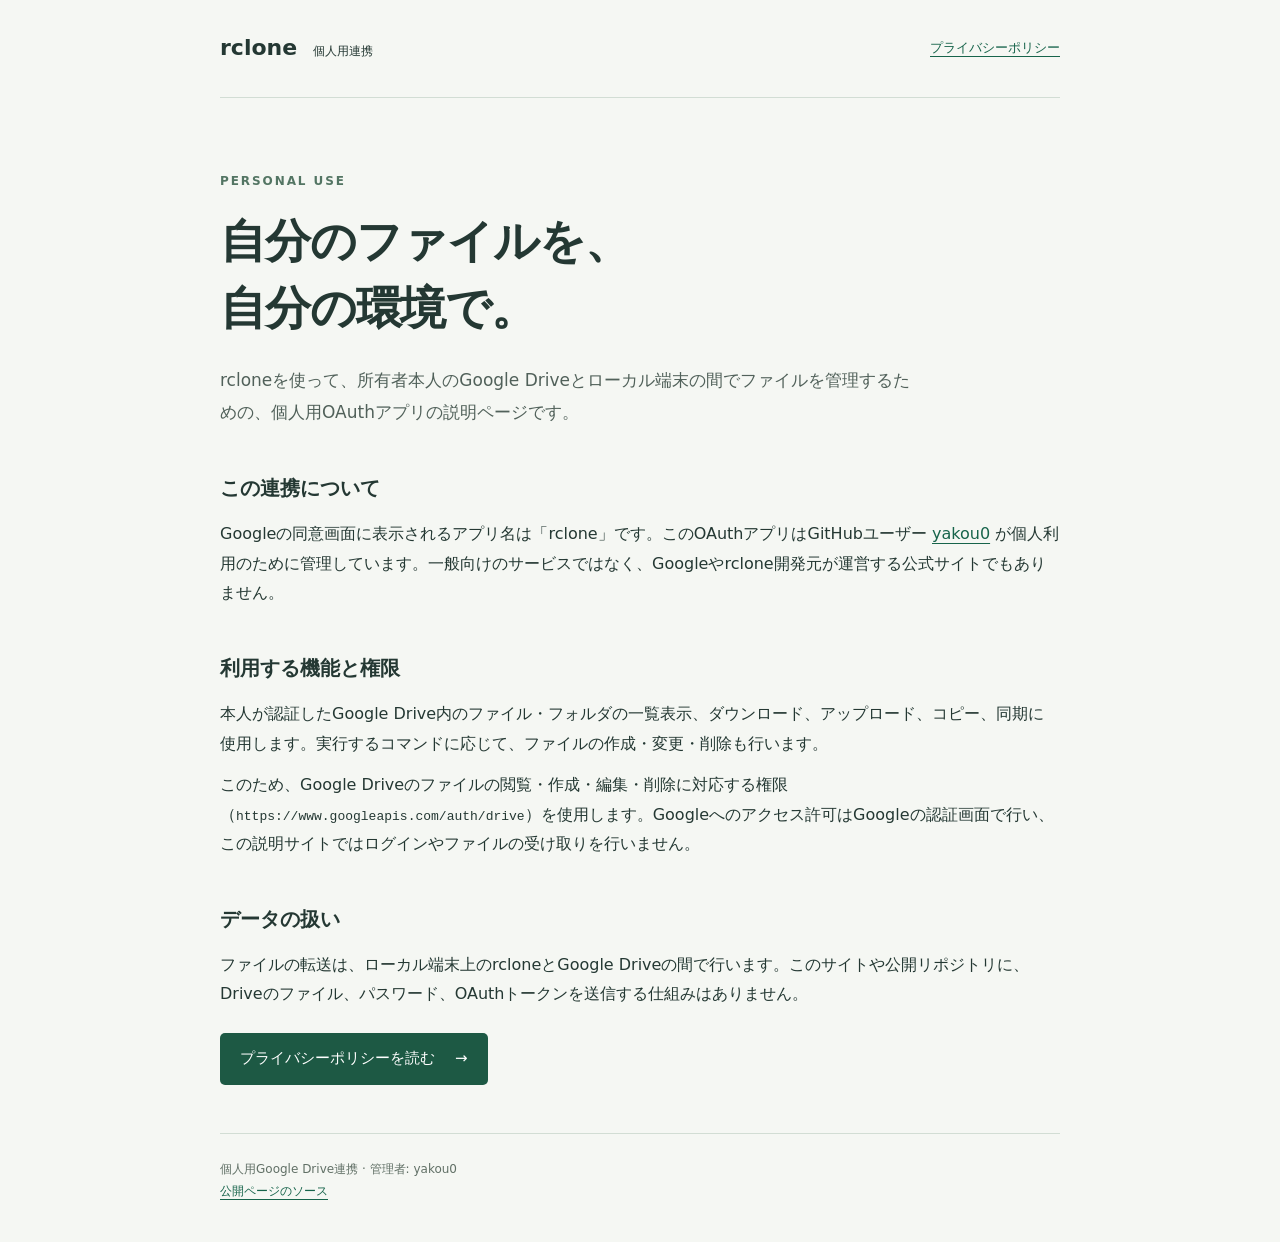
<file: index.html>
<!doctype html>
<html lang="ja">
<head>
  <meta charset="utf-8">
  <meta name="viewport" content="width=device-width, initial-scale=1">
  <meta name="description" content="rcloneを利用した個人用Google Drive連携の説明ページ。">
  <title>rclone — 個人用Google Drive連携</title>
  <link rel="stylesheet" href="style.css">
</head>
<body>
  <header><a class="brand" href="./">rclone <span>個人用連携</span></a><nav aria-label="メイン"><a href="privacy.html">プライバシーポリシー</a></nav></header>
  <main>
    <p class="eyebrow">PERSONAL USE</p>
    <h1>自分のファイルを、<br>自分の環境で。</h1>
    <p class="lead">rcloneを使って、所有者本人のGoogle Driveとローカル端末の間でファイルを管理するための、個人用OAuthアプリの説明ページです。</p>
    <section>
      <h2>この連携について</h2>
      <p>Googleの同意画面に表示されるアプリ名は「rclone」です。このOAuthアプリはGitHubユーザー <a href="https://github.com/yakou0">yakou0</a> が個人利用のために管理しています。一般向けのサービスではなく、Googleやrclone開発元が運営する公式サイトでもありません。</p>
    </section>
    <section>
      <h2>利用する機能と権限</h2>
      <p>本人が認証したGoogle Drive内のファイル・フォルダの一覧表示、ダウンロード、アップロード、コピー、同期に使用します。実行するコマンドに応じて、ファイルの作成・変更・削除も行います。</p>
      <p>このため、Google Driveのファイルの閲覧・作成・編集・削除に対応する権限（<code>https://www.googleapis.com/auth/drive</code>）を使用します。Googleへのアクセス許可はGoogleの認証画面で行い、この説明サイトではログインやファイルの受け取りを行いません。</p>
    </section>
    <section>
      <h2>データの扱い</h2>
      <p>ファイルの転送は、ローカル端末上のrcloneとGoogle Driveの間で行います。このサイトや公開リポジトリに、Driveのファイル、パスワード、OAuthトークンを送信する仕組みはありません。</p>
      <a class="button" href="privacy.html">プライバシーポリシーを読む <span aria-hidden="true">→</span></a>
    </section>
  </main>
  <footer>個人用Google Drive連携 · 管理者: yakou0<br><a href="https://github.com/yakou0/rclone-personal">公開ページのソース</a></footer>
</body>
</html>
</file>
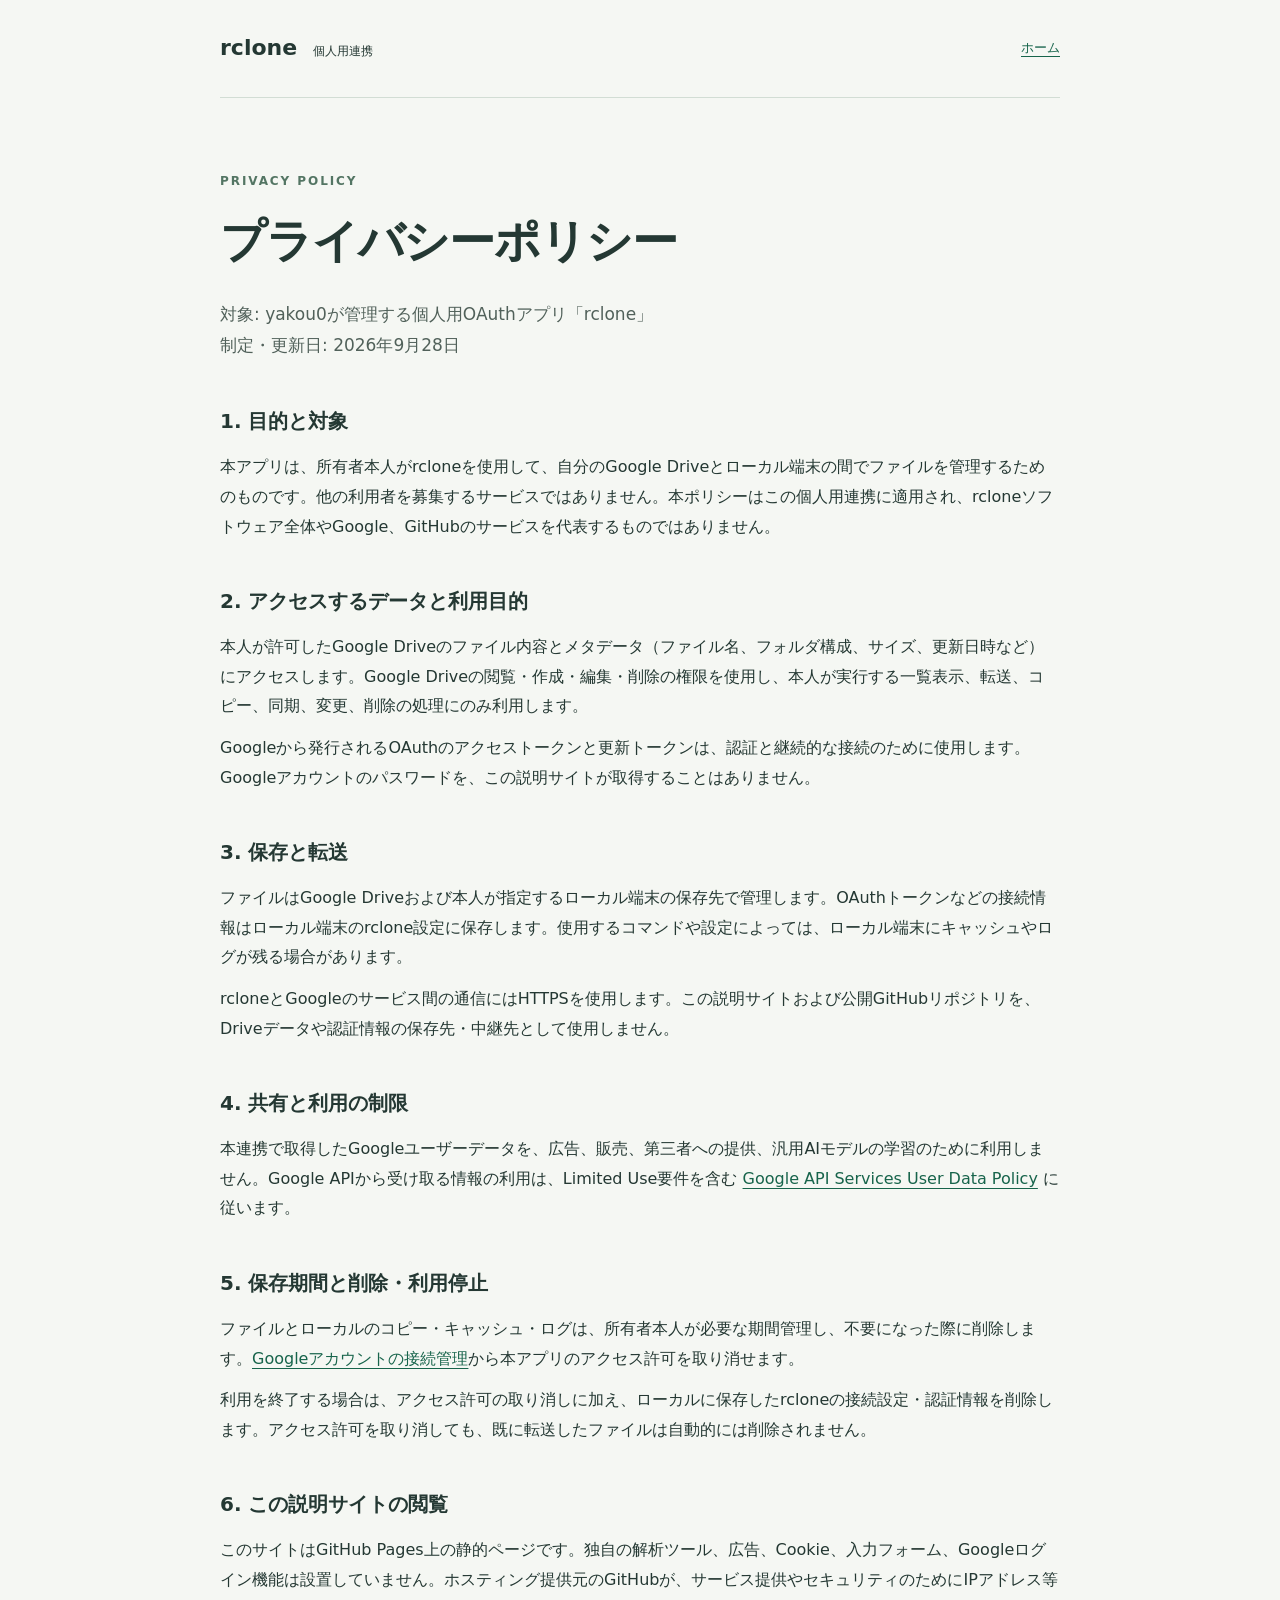
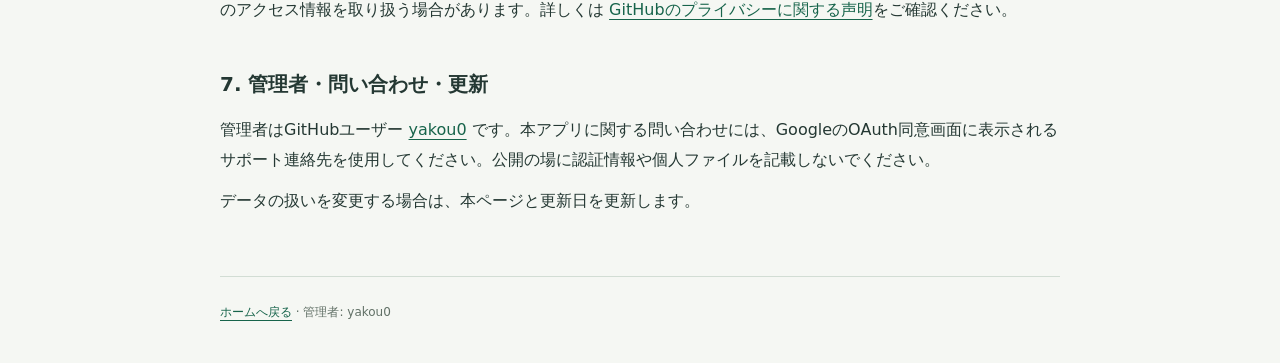
<file: privacy.html>
<!doctype html>
<html lang="ja">
<head>
  <meta charset="utf-8">
  <meta name="viewport" content="width=device-width, initial-scale=1">
  <meta name="description" content="個人用rclone連携におけるGoogle Driveデータと認証情報の取り扱い。">
  <title>プライバシーポリシー — rclone 個人用連携</title>
  <link rel="stylesheet" href="style.css">
</head>
<body>
  <header><a class="brand" href="./">rclone <span>個人用連携</span></a><nav aria-label="メイン"><a href="./">ホーム</a></nav></header>
  <main>
    <p class="eyebrow">PRIVACY POLICY</p>
    <h1>プライバシーポリシー</h1>
    <p class="lead">対象: yakou0が管理する個人用OAuthアプリ「rclone」<br>制定・更新日: 2026年9月28日</p>
    <section>
      <h2>1. 目的と対象</h2>
      <p>本アプリは、所有者本人がrcloneを使用して、自分のGoogle Driveとローカル端末の間でファイルを管理するためのものです。他の利用者を募集するサービスではありません。本ポリシーはこの個人用連携に適用され、rcloneソフトウェア全体やGoogle、GitHubのサービスを代表するものではありません。</p>
    </section>
    <section>
      <h2>2. アクセスするデータと利用目的</h2>
      <p>本人が許可したGoogle Driveのファイル内容とメタデータ（ファイル名、フォルダ構成、サイズ、更新日時など）にアクセスします。Google Driveの閲覧・作成・編集・削除の権限を使用し、本人が実行する一覧表示、転送、コピー、同期、変更、削除の処理にのみ利用します。</p>
      <p>Googleから発行されるOAuthのアクセストークンと更新トークンは、認証と継続的な接続のために使用します。Googleアカウントのパスワードを、この説明サイトが取得することはありません。</p>
    </section>
    <section>
      <h2>3. 保存と転送</h2>
      <p>ファイルはGoogle Driveおよび本人が指定するローカル端末の保存先で管理します。OAuthトークンなどの接続情報はローカル端末のrclone設定に保存します。使用するコマンドや設定によっては、ローカル端末にキャッシュやログが残る場合があります。</p>
      <p>rcloneとGoogleのサービス間の通信にはHTTPSを使用します。この説明サイトおよび公開GitHubリポジトリを、Driveデータや認証情報の保存先・中継先として使用しません。</p>
    </section>
    <section>
      <h2>4. 共有と利用の制限</h2>
      <p>本連携で取得したGoogleユーザーデータを、広告、販売、第三者への提供、汎用AIモデルの学習のために利用しません。Google APIから受け取る情報の利用は、Limited Use要件を含む <a href="https://developers.google.com/terms/api-services-user-data-policy">Google API Services User Data Policy</a> に従います。</p>
    </section>
    <section>
      <h2>5. 保存期間と削除・利用停止</h2>
      <p>ファイルとローカルのコピー・キャッシュ・ログは、所有者本人が必要な期間管理し、不要になった際に削除します。<a href="https://myaccount.google.com/connections">Googleアカウントの接続管理</a>から本アプリのアクセス許可を取り消せます。</p>
      <p>利用を終了する場合は、アクセス許可の取り消しに加え、ローカルに保存したrcloneの接続設定・認証情報を削除します。アクセス許可を取り消しても、既に転送したファイルは自動的には削除されません。</p>
    </section>
    <section>
      <h2>6. この説明サイトの閲覧</h2>
      <p>このサイトはGitHub Pages上の静的ページです。独自の解析ツール、広告、Cookie、入力フォーム、Googleログイン機能は設置していません。ホスティング提供元のGitHubが、サービス提供やセキュリティのためにIPアドレス等のアクセス情報を取り扱う場合があります。詳しくは <a href="https://docs.github.com/en/site-policy/privacy-policies/github-general-privacy-statement">GitHubのプライバシーに関する声明</a>をご確認ください。</p>
    </section>
    <section>
      <h2>7. 管理者・問い合わせ・更新</h2>
      <p>管理者はGitHubユーザー <a href="https://github.com/yakou0">yakou0</a> です。本アプリに関する問い合わせには、GoogleのOAuth同意画面に表示されるサポート連絡先を使用してください。公開の場に認証情報や個人ファイルを記載しないでください。</p>
      <p>データの扱いを変更する場合は、本ページと更新日を更新します。</p>
    </section>
  </main>
  <footer><a href="./">ホームへ戻る</a> · 管理者: yakou0</footer>
</body>
</html>
</file>
<file: style.css>
:root { color-scheme: light; font-family: system-ui, -apple-system, "Noto Sans JP", sans-serif; color: #243833; background: #f5f7f3; line-height: 1.85; }
* { box-sizing: border-box; }
body { margin: 0; }
header, main, footer { width: min(840px, calc(100% - 48px)); margin-inline: auto; }
header { display: flex; align-items: center; justify-content: space-between; gap: 24px; padding: 28px 0; border-bottom: 1px solid #d2ddd4; }
a { color: #17644b; text-underline-offset: 4px; overflow-wrap: anywhere; }
a:hover { color: #0c3d2d; }
a:focus-visible { outline: 3px solid #b87922; outline-offset: 5px; }
.brand { text-decoration: none; font-weight: 750; font-size: 22px; color: #243833; white-space: nowrap; }
.brand span { font-size: 12px; font-weight: 500; margin-left: 8px; }
nav { font-size: 13px; }
main { padding-block: 60px 48px; }
.eyebrow { color: #537563; font-size: 12px; font-weight: 750; letter-spacing: .16em; }
h1 { font-size: clamp(29px, 5vw, 46px); line-height: 1.45; letter-spacing: -.025em; margin-block: 16px 24px; }
.lead { font-size: 17px; color: #51615a; max-width: 700px; }
section { margin-top: 42px; }
h2 { font-size: 20px; margin-bottom: 12px; }
p { margin-block: 12px; }
code { overflow-wrap: anywhere; font-size: 13px; }
.button { display: inline-flex; gap: 20px; padding: 12px 20px; margin-top: 12px; background: #1d5944; color: white; border-radius: 5px; text-decoration: none; font-size: 15px; }
.button:hover { background: #143e30; color: white; }
footer { border-top: 1px solid #d2ddd4; padding-block: 24px 40px; font-size: 12px; color: #617066; }
@media (max-width: 540px) { header { align-items: flex-start; flex-direction: column; gap: 10px; } main { padding-top: 36px; } .lead { font-size: 16px; } }
</file>
